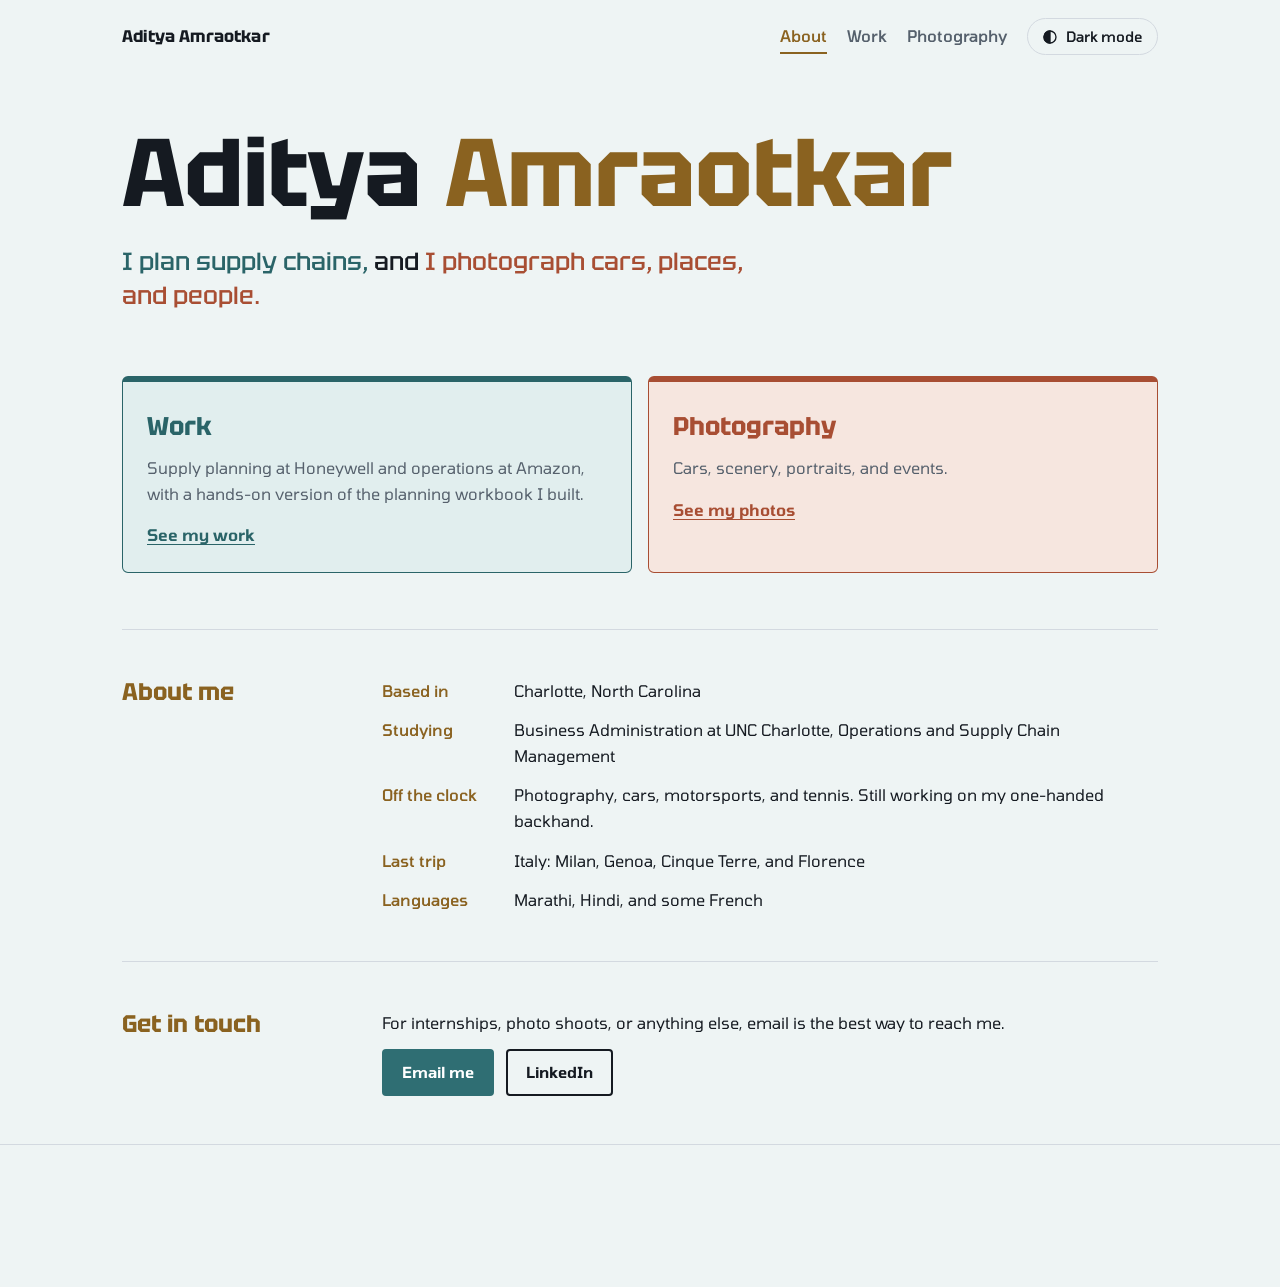
<file: index.html>
<!doctype html>
<html lang="en">
<head>
<meta charset="utf-8">
<meta name="viewport" content="width=device-width, initial-scale=1">
<title>Aditya Amraotkar</title>
<meta name="description" content="Aditya Amraotkar: supply planning student at UNC Charlotte and photographer.">
<script>
  try { var t = localStorage.getItem("theme"); if (t === "light" || t === "dark") document.documentElement.setAttribute("data-theme", t); } catch (e) {}
  if (window.IntersectionObserver && !window.matchMedia("(prefers-reduced-motion: reduce)").matches) {
    document.documentElement.classList.add("reveal-on");
    setTimeout(function () { if (!window.__reveal) document.documentElement.classList.remove("reveal-on"); }, 3000);
  }
</script>
<link rel="preconnect" href="https://fonts.googleapis.com">
<link rel="preconnect" href="https://fonts.gstatic.com" crossorigin>
<link href="https://fonts.googleapis.com/css2?family=Tektur:wght@500;700&family=Tomorrow:wght@400;500;600&display=swap" rel="stylesheet">
<link rel="stylesheet" href="styles.css">
</head>
<body class="page-home">
<div class="wrap site-nav">
  <a class="brand" href="/">Aditya Amraotkar</a>
  <nav aria-label="Main">
    <a class="n-home" href="/" aria-current="page">About</a>
    <a class="n-work" href="/work">Work</a>
    <a class="n-photo" href="/photography">Photography</a>
    <button type="button" class="theme-btn" id="theme-btn" aria-pressed="false">
      <svg viewBox="0 0 24 24" fill="none" stroke="currentColor" stroke-width="2" aria-hidden="true"><circle cx="12" cy="12" r="9"/><path d="M12 3a9 9 0 0 0 0 18z" fill="currentColor"/></svg>
      <span id="theme-label">Dark mode</span>
    </button>
  </nav>
</div>
<header class="home-hero">
  <div class="wrap">
    <h1>Aditya <span class="c-ochre">Amraotkar</span></h1>
    <p class="tagline"><span class="c-sea">I plan supply chains,</span> and <span class="c-terra">I photograph cars, places, and people.</span></p>
  </div>
</header>

<main class="wrap">
  <div class="doors">
    <a class="door" href="/work">
      <h2>Work</h2>
      <p>Supply planning at Honeywell and operations at Amazon, with a hands-on version of the planning workbook I built.</p>
      <span class="go">See my work</span>
    </a>
    <a class="door terra" href="/photography">
      <h2>Photography</h2>
      <p>Cars, scenery, portraits, and events.</p>
      <span class="go">See my photos</span>
    </a>
  </div>

  <section aria-labelledby="about">
    <div class="split">
      <h2 class="sec" id="about">About me</h2>
      <ul class="facts">
        <li><span class="k">Based in</span><span>Charlotte, North Carolina</span></li>
        <li><span class="k">Studying</span><span>Business Administration at UNC Charlotte, Operations and Supply Chain Management</span></li>
        <li><span class="k">Off the clock</span><span>Photography, cars, motorsports, and tennis. Still working on my one-handed backhand.</span></li>
        <li><span class="k">Last trip</span><span>Italy: Milan, Genoa, Cinque Terre, and Florence</span></li>
        <li><span class="k">Languages</span><span>Marathi, Hindi, and some French</span></li>
      </ul>
    </div>
  </section>

  <section aria-labelledby="contact">
    <div class="split">
      <h2 class="sec" id="contact">Get in touch</h2>
      <div class="prose">
        <p>For internships, photo shoots, or anything else, email is the best way to reach me.</p>
        <ul class="links"><li><a class="btn primary" href="mailto:aditya.amraotkar@gmail.com">Email me</a></li><li><a class="btn" href="https://www.linkedin.com/in/adityaamraotkar" target="_blank" rel="noopener">LinkedIn</a></li></ul>
      </div>
    </div>
  </section>
</main>
<footer>
  <div class="wrap"><p>Charlotte, NC. <a href="mailto:aditya.amraotkar@gmail.com">aditya.amraotkar@gmail.com</a>. <a href="https://www.linkedin.com/in/adityaamraotkar" target="_blank" rel="noopener">LinkedIn</a></p></div>
</footer>
<script src="theme.js"></script>
</body>
</html>
</file>
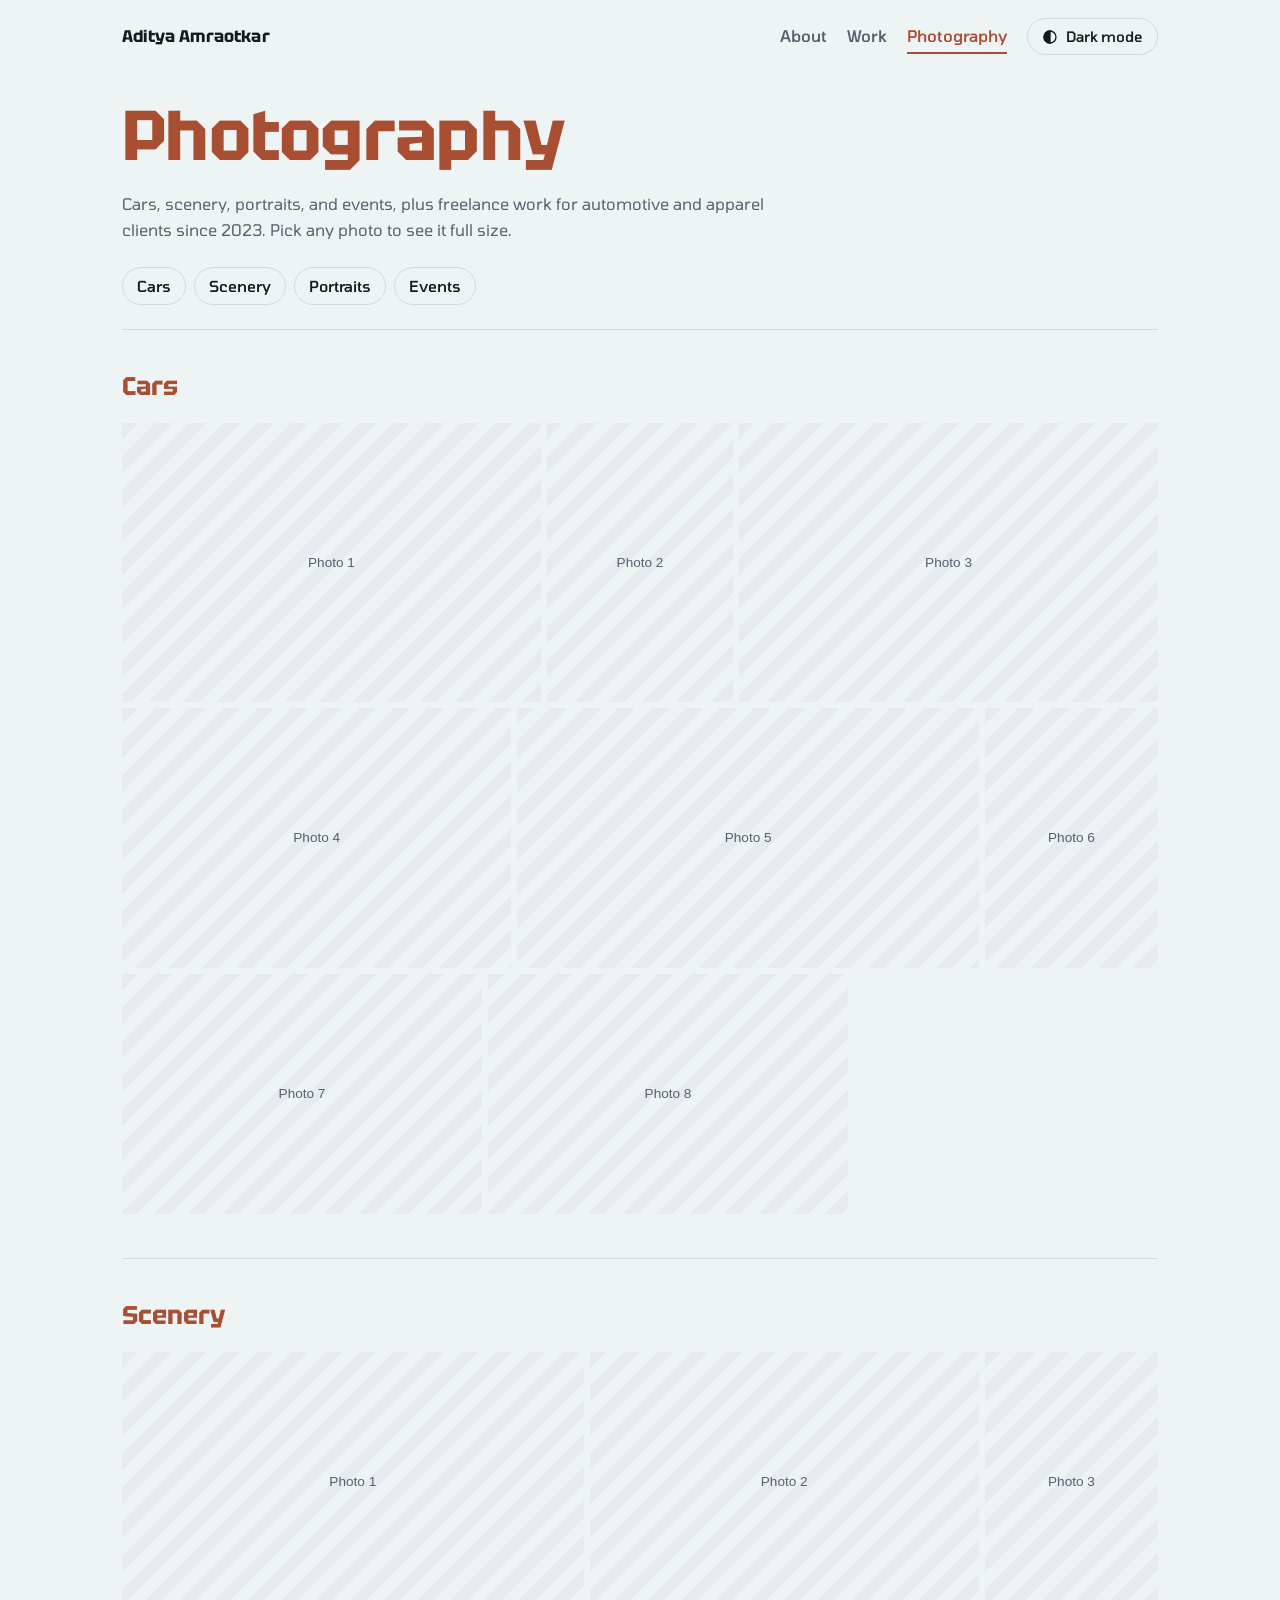
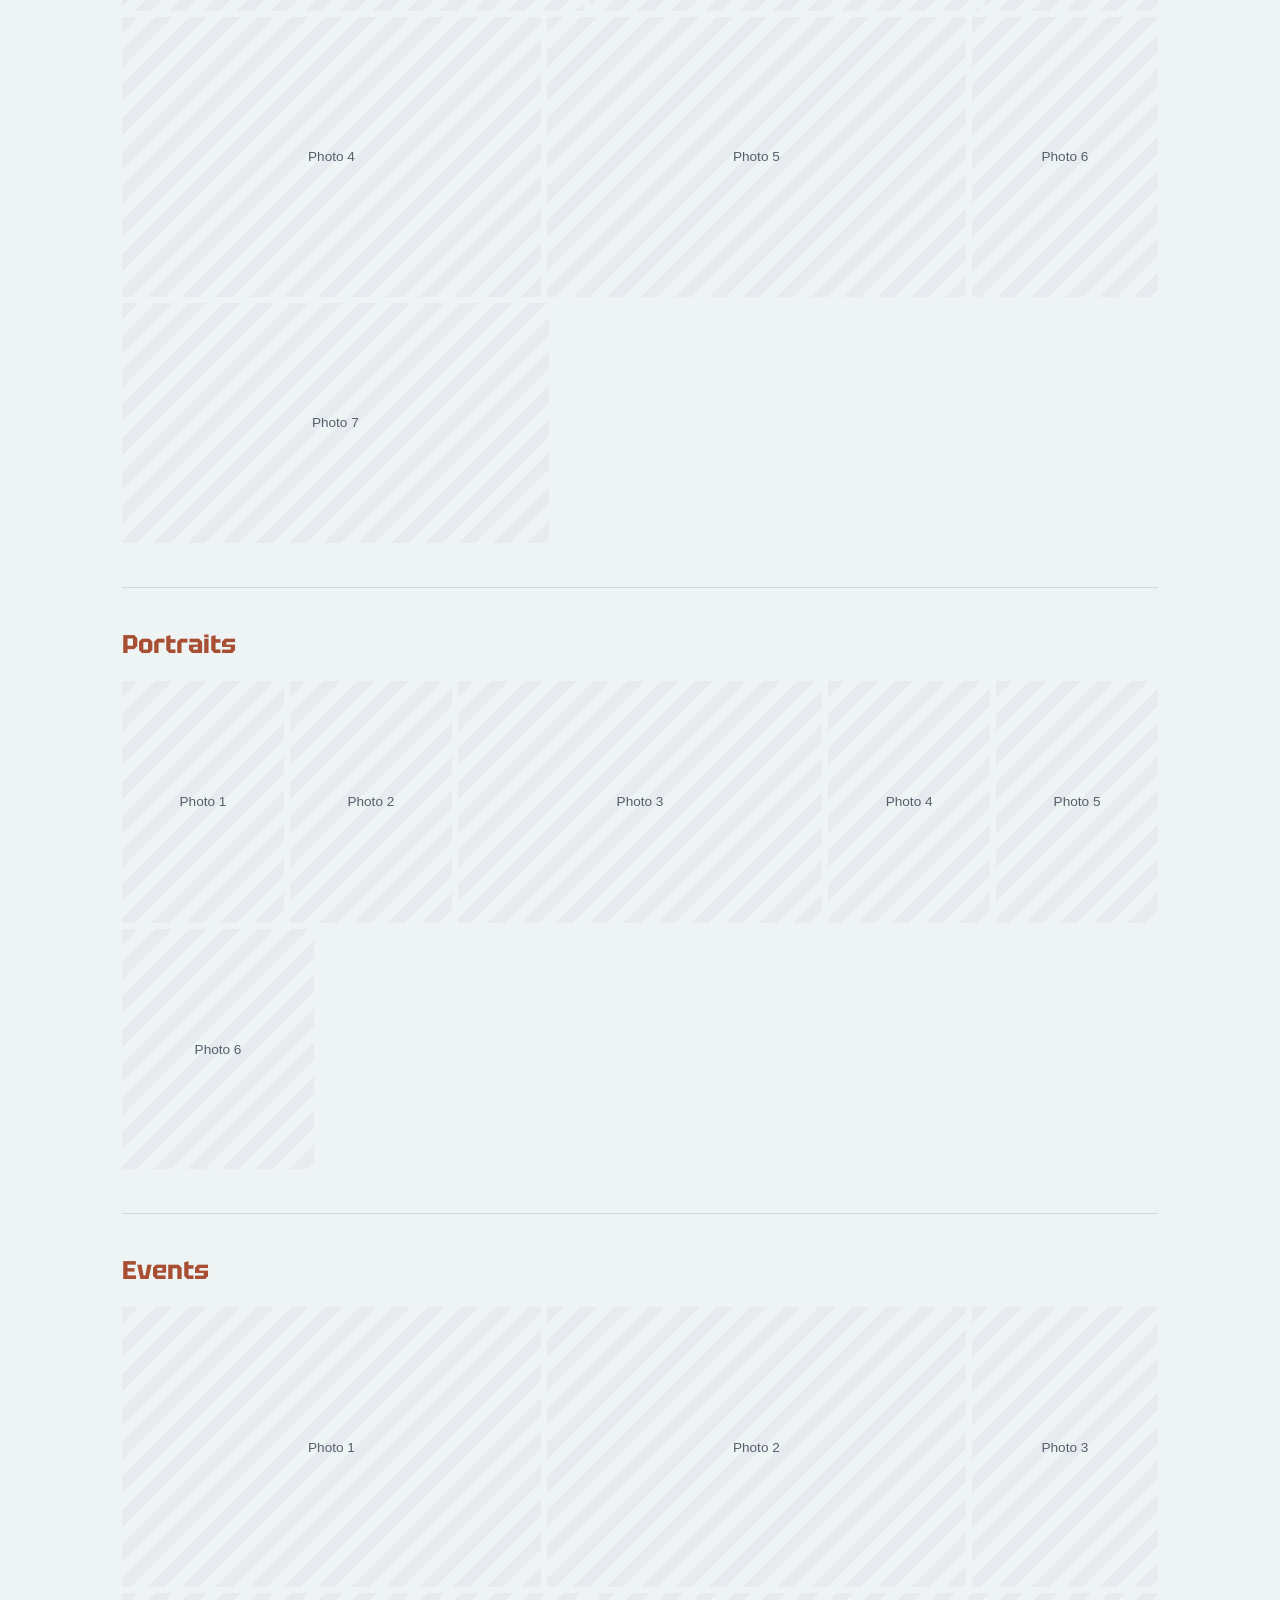
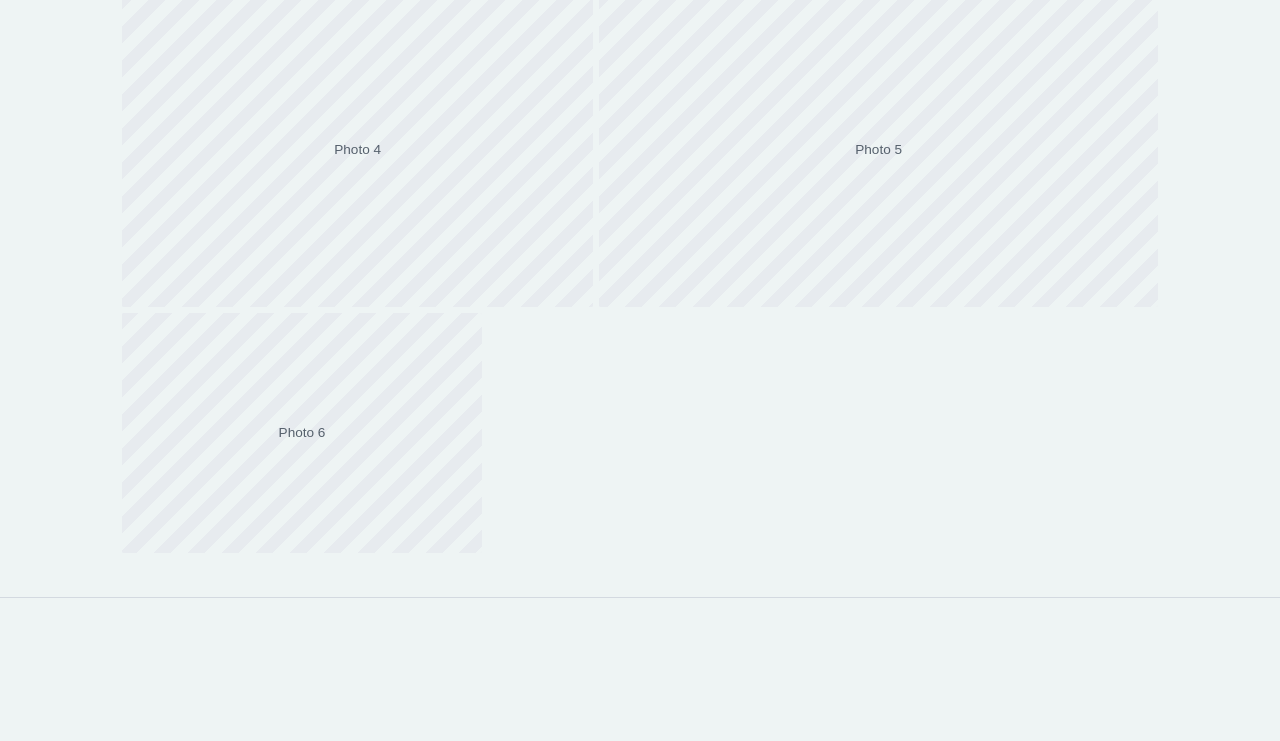
<file: photography.html>
<!doctype html>
<html lang="en">
<head>
<meta charset="utf-8">
<meta name="viewport" content="width=device-width, initial-scale=1">
<title>Aditya Amraotkar | Photography</title>
<meta name="description" content="Photography by Aditya Amraotkar: cars, scenery, portraits, and events.">
<script>
  try { var t = localStorage.getItem("theme"); if (t === "light" || t === "dark") document.documentElement.setAttribute("data-theme", t); } catch (e) {}
  if (window.IntersectionObserver && !window.matchMedia("(prefers-reduced-motion: reduce)").matches) {
    document.documentElement.classList.add("reveal-on");
    setTimeout(function () { if (!window.__reveal) document.documentElement.classList.remove("reveal-on"); }, 3000);
  }
</script>
<link rel="preconnect" href="https://fonts.googleapis.com">
<link rel="preconnect" href="https://fonts.gstatic.com" crossorigin>
<link href="https://fonts.googleapis.com/css2?family=Tektur:wght@500;700&family=Tomorrow:wght@400;500;600&display=swap" rel="stylesheet">
<link rel="stylesheet" href="styles.css">
</head>
<body class="page-photo">
<div class="wrap site-nav">
  <a class="brand" href="/">Aditya Amraotkar</a>
  <nav aria-label="Main">
    <a class="n-home" href="/">About</a>
    <a class="n-work" href="/work">Work</a>
    <a class="n-photo" href="/photography" aria-current="page">Photography</a>
    <button type="button" class="theme-btn" id="theme-btn" aria-pressed="false">
      <svg viewBox="0 0 24 24" fill="none" stroke="currentColor" stroke-width="2" aria-hidden="true"><circle cx="12" cy="12" r="9"/><path d="M12 3a9 9 0 0 0 0 18z" fill="currentColor"/></svg>
      <span id="theme-label">Dark mode</span>
    </button>
  </nav>
</div>
<header class="photo-hero">
  <div class="wrap">
    <h1 class="c-terra">Photography</h1>
    <p class="meta">Cars, scenery, portraits, and events, plus freelance work for automotive and apparel clients since 2023. Pick any photo to see it full size.</p>
    <ul class="chips" id="chips"></ul>
  </div>
</header>

<main class="wrap" id="galleries"></main>

<dialog class="lb" id="lb" aria-label="Photo viewer">
  <div class="lb-top">
    <span class="count" id="lb-count"></span>
    <button type="button" id="lb-close">Close</button>
  </div>
  <div class="lb-stage" id="lb-stage"></div>
  <div class="lb-bottom">
    <button type="button" id="lb-prev">Previous</button>
    <span class="cap" id="lb-cap"></span>
    <button type="button" id="lb-next">Next</button>
  </div>
</dialog>

<footer>
  <div class="wrap"><p>Charlotte, NC. <a href="mailto:aditya.amraotkar@gmail.com">aditya.amraotkar@gmail.com</a>. <a href="https://www.linkedin.com/in/adityaamraotkar" target="_blank" rel="noopener">LinkedIn</a></p></div>
</footer>
<script src="theme.js"></script>
<script>
/*
  HOW TO ADD PHOTOS
  1. Put exported JPEGs in photos/<gallery id>/ (for example photos/cars/01.jpg).
  2. Add one line per photo: { src: "photos/cars/01.jpg", w: 3, h: 2, alt: "What is in the photo" }
     w and h are the shape (3 by 2 for landscape, 2 by 3 for portrait, 1 by 1 for square).
  3. Paste a Lightroom share link into album to show a "Full album" link. Leave it "" to hide it.
  Photos with no src show as striped placeholders.
*/
var GALLERIES = [
  { id: "cars", title: "Cars", album: "", photos: placeholders([[3,2],[2,3],[3,2],[3,2],[16,9],[2,3],[3,2],[3,2]]) },
  { id: "scenery", title: "Scenery", album: "", photos: placeholders([[16,9],[3,2],[2,3],[3,2],[3,2],[2,3],[16,9]]) },
  { id: "portraits", title: "Portraits", album: "", photos: placeholders([[2,3],[2,3],[3,2],[2,3],[2,3],[4,5]]) },
  { id: "events", title: "Events", album: "", photos: placeholders([[3,2],[3,2],[2,3],[3,2],[16,9],[3,2]]) }
];

function placeholders(shapes) {
  return shapes.map(function (s) { return { src: "", w: s[0], h: s[1], alt: "" }; });
}

(function () {
  var main = document.getElementById("galleries"), chips = document.getElementById("chips");
  var flat = [];
  GALLERIES.forEach(function (g) {
    chips.insertAdjacentHTML("beforeend", "<li><a href='#" + g.id + "'>" + g.title + "</a></li>");
    var sec = document.createElement("section");
    sec.className = "gallery-sec"; sec.id = g.id; sec.setAttribute("aria-labelledby", g.id + "-h");
    var head = "<div class='gallery-head'><h2 id='" + g.id + "-h'>" + g.title + "</h2>" +
      (g.album ? "<p><a href='" + g.album + "' target='_blank' rel='noopener'>Full album on Lightroom</a></p>" : "") + "</div>";
    var grid = "<div class='gallery'>";
    g.photos.forEach(function (p, i) {
      var idx = flat.length, r = p.w / p.h;
      var label = p.alt || (g.title + ", photo " + (i + 1));
      flat.push({ p: p, g: g, n: i + 1, label: label });
      grid += "<button type='button' class='g-item' data-i='" + idx + "' aria-label='Open " + label + "' " +
        "style='--r:" + r.toFixed(4) + ";aspect-ratio:" + p.w + "/" + p.h + "'>" +
        (p.src ? "<img src='" + p.src + "' alt='" + (p.alt || "") + "' loading='lazy' decoding='async'>" : "<span class='ph'>Photo " + (i + 1) + "</span>") +
        "</button>";
    });
    sec.innerHTML = head + grid + "</div>";
    main.appendChild(sec);
  });

  var lb = document.getElementById("lb"), stage = document.getElementById("lb-stage");
  var cur = 0, opener = null;
  function show(i) {
    cur = (i + flat.length) % flat.length;
    var it = flat[cur];
    stage.innerHTML = it.p.src ? "<img src='" + it.p.src + "' alt='" + (it.p.alt || "") + "'>" : "<span class='ph' style='aspect-ratio:" + it.p.w + "/" + it.p.h + "'>" + it.g.title + ", photo " + it.n + "</span>";
    document.getElementById("lb-cap").textContent = it.p.alt || it.g.title;
    document.getElementById("lb-count").textContent = it.g.title + " " + it.n + " of " + it.g.photos.length;
    if (it.p.src) { [1, -1].forEach(function (d) { var n = flat[(cur + d + flat.length) % flat.length]; if (n.p.src) { var im = new Image(); im.src = n.p.src; } }); }
  }
  main.addEventListener("click", function (e) {
    var b = e.target.closest(".g-item"); if (!b) return;
    opener = b; show(+b.getAttribute("data-i")); lb.showModal();
  });
  document.getElementById("lb-prev").onclick = function () { show(cur - 1); };
  document.getElementById("lb-next").onclick = function () { show(cur + 1); };
  document.getElementById("lb-close").onclick = function () { lb.close(); };
  lb.addEventListener("close", function () { if (opener) opener.focus(); });
  lb.addEventListener("keydown", function (e) {
    if (e.key === "ArrowLeft") show(cur - 1);
    if (e.key === "ArrowRight") show(cur + 1);
  });
  var x0 = null;
  stage.addEventListener("pointerdown", function (e) { x0 = e.clientX; });
  stage.addEventListener("pointerup", function (e) {
    if (x0 === null) return; var dx = e.clientX - x0; x0 = null;
    if (Math.abs(dx) > 50) show(cur + (dx < 0 ? 1 : -1));
  });
})();
</script>
</body>
</html>
</file>
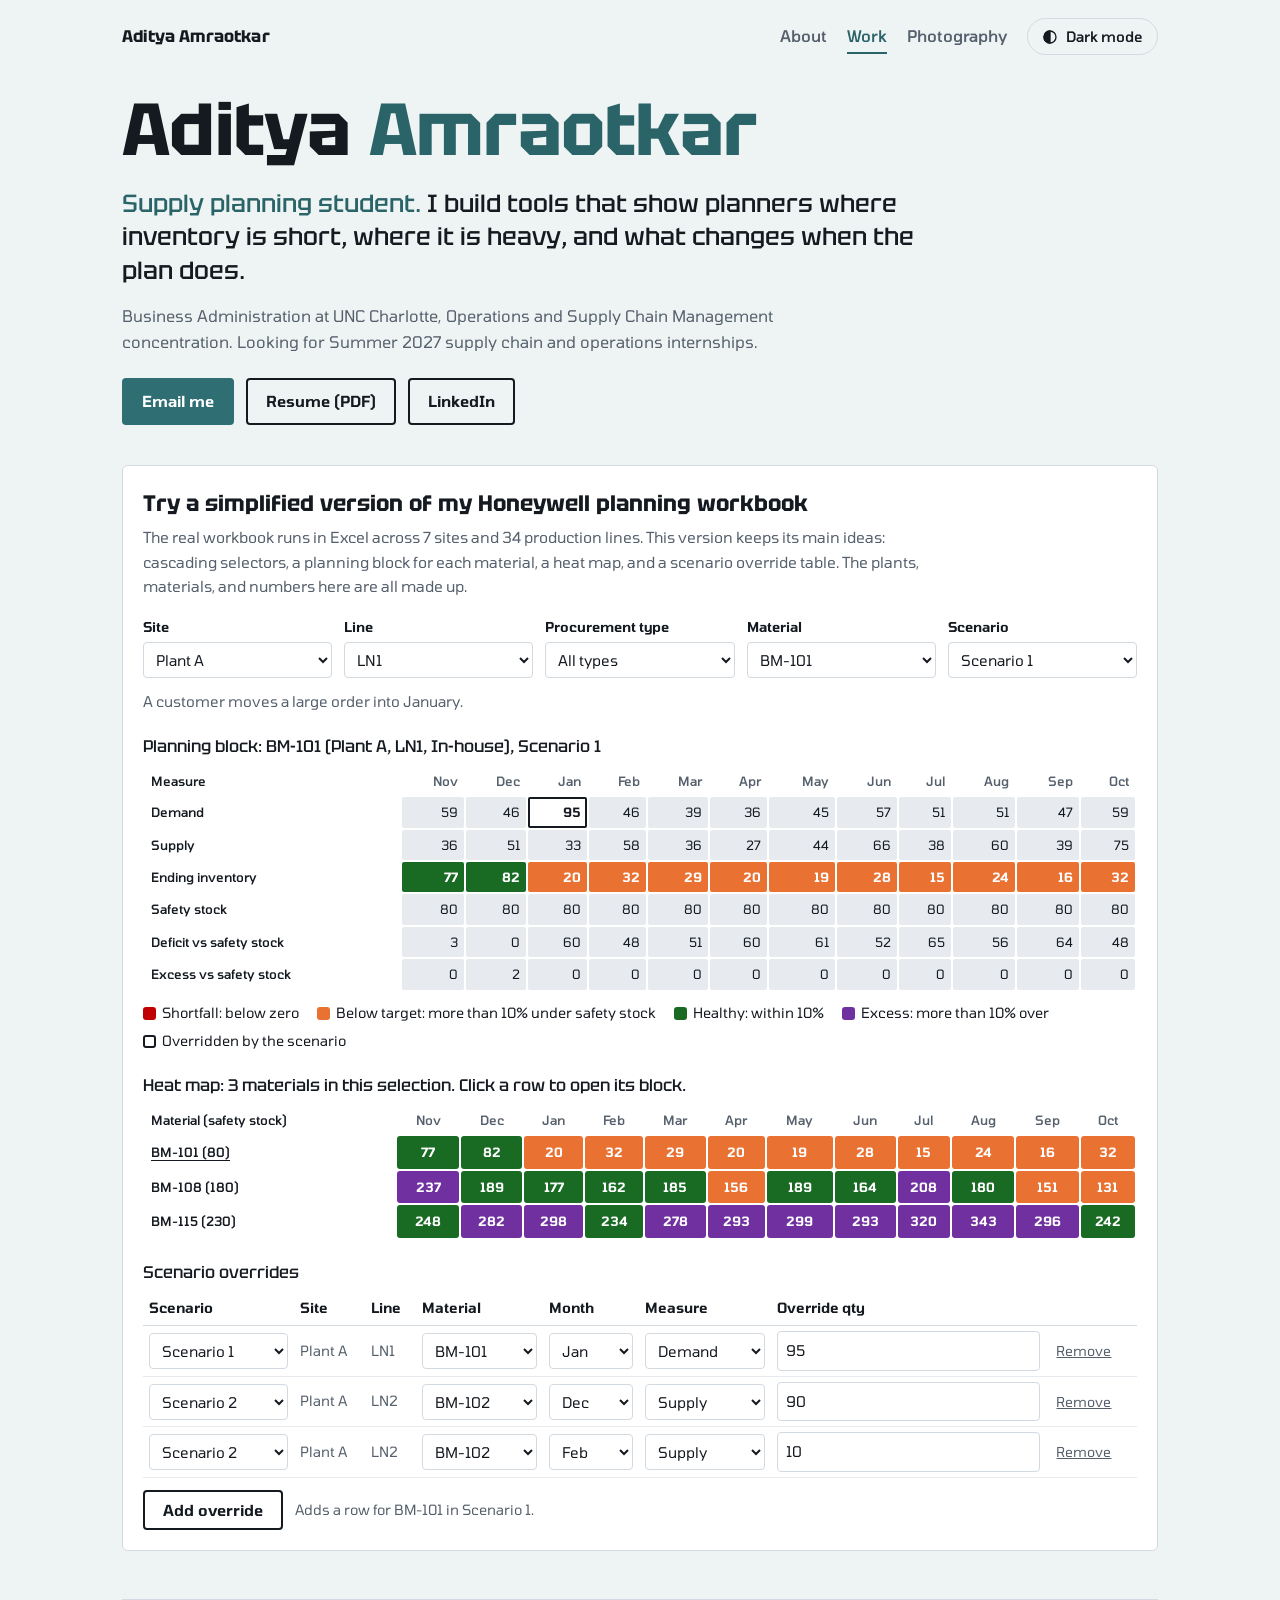
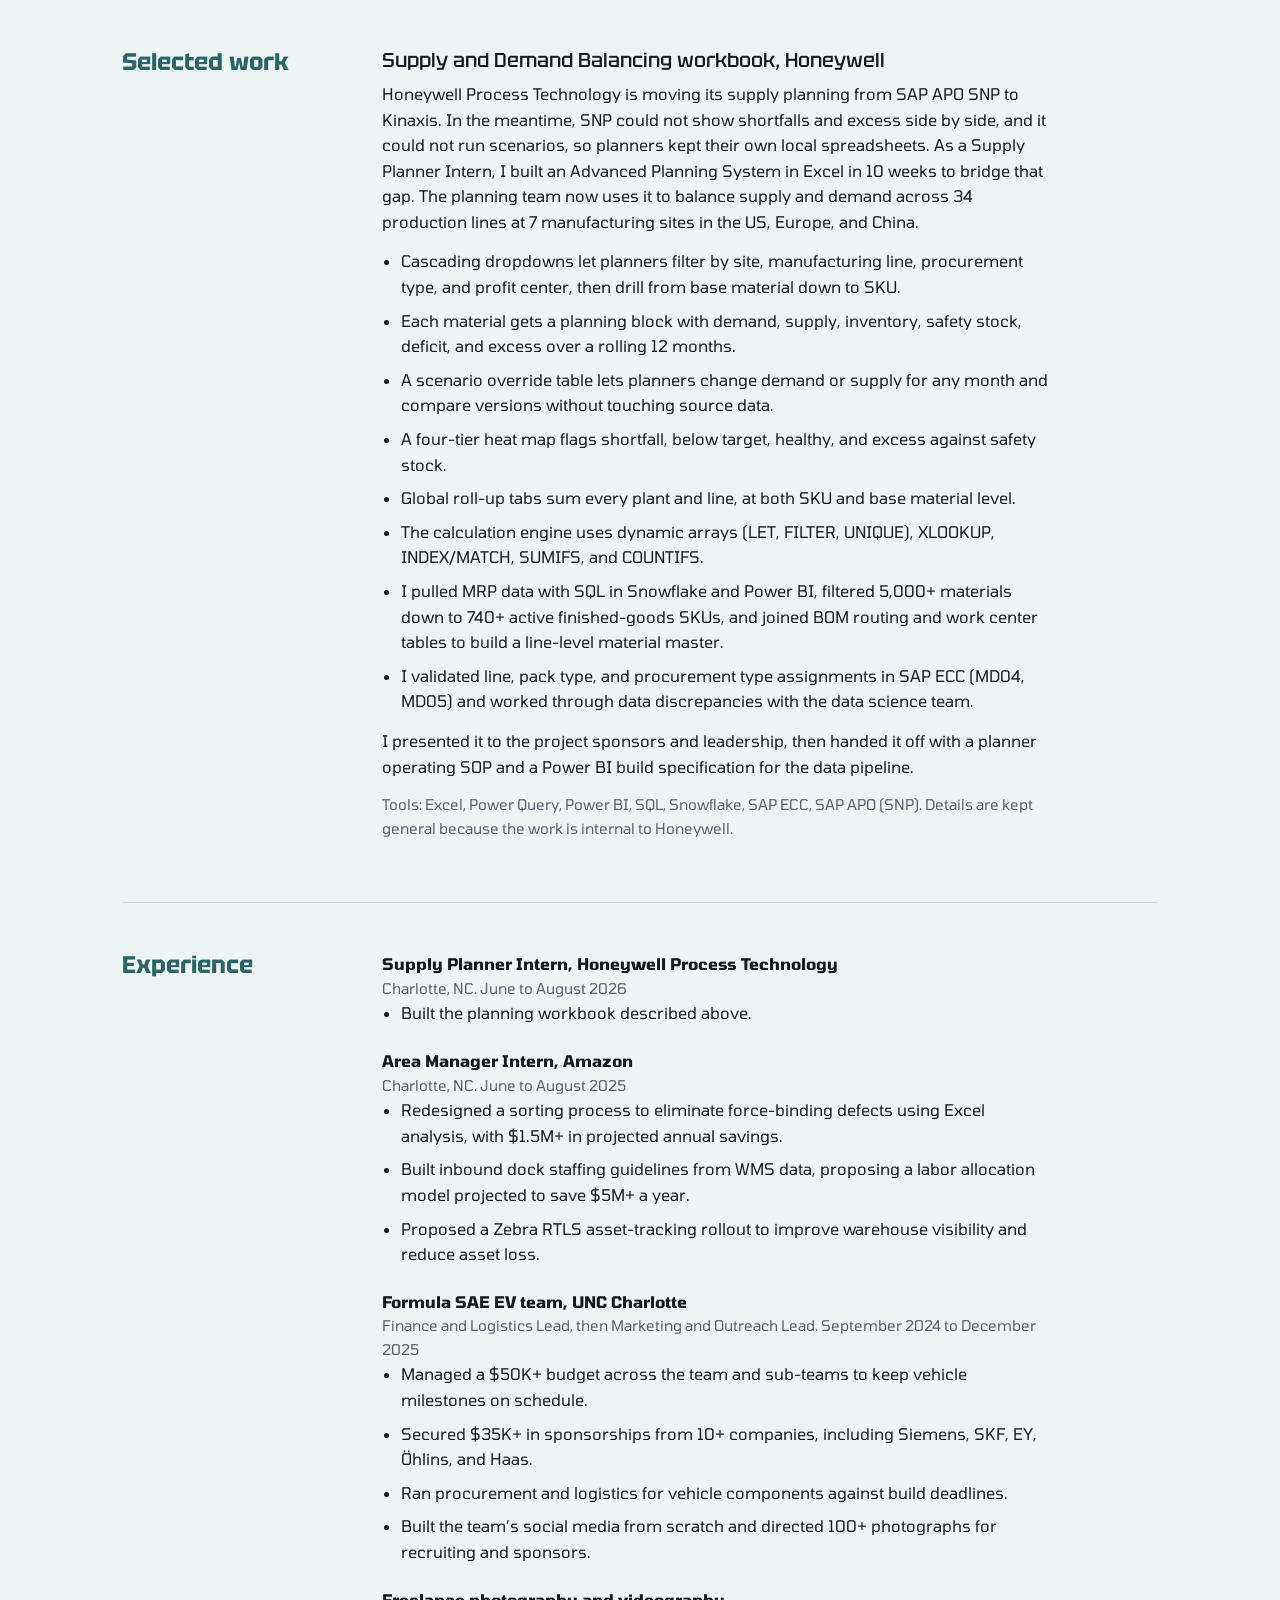
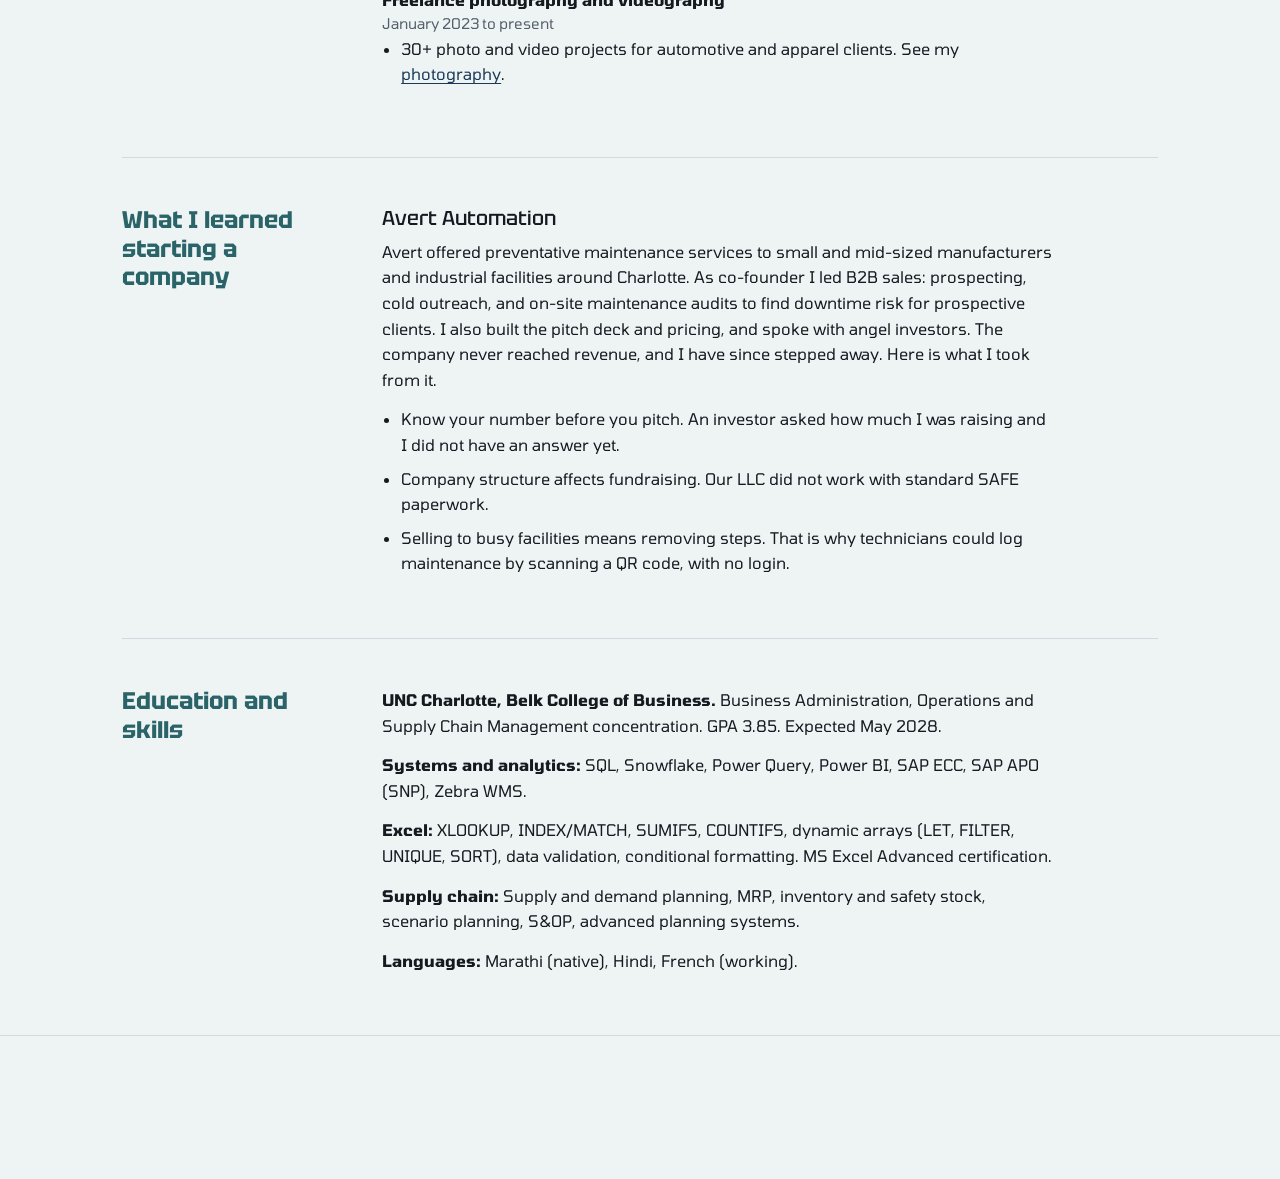
<file: work.html>
<!doctype html>
<html lang="en">
<head>
<meta charset="utf-8">
<meta name="viewport" content="width=device-width, initial-scale=1">
<title>Aditya Amraotkar | Work</title>
<meta name="description" content="Aditya Amraotkar, Operations and Supply Chain student at UNC Charlotte. Built a supply and demand balancing workbook at Honeywell. Seeking Summer 2027 internships.">
<script>
  try { var t = localStorage.getItem("theme"); if (t === "light" || t === "dark") document.documentElement.setAttribute("data-theme", t); } catch (e) {}
  if (window.IntersectionObserver && !window.matchMedia("(prefers-reduced-motion: reduce)").matches) {
    document.documentElement.classList.add("reveal-on");
    setTimeout(function () { if (!window.__reveal) document.documentElement.classList.remove("reveal-on"); }, 3000);
  }
</script>
<link rel="preconnect" href="https://fonts.googleapis.com">
<link rel="preconnect" href="https://fonts.gstatic.com" crossorigin>
<link href="https://fonts.googleapis.com/css2?family=Tektur:wght@500;700&family=Tomorrow:wght@400;500;600&display=swap" rel="stylesheet">
<link rel="stylesheet" href="styles.css">
</head>
<body class="page-work">

<div class="wrap site-nav">
  <a class="brand" href="/">Aditya Amraotkar</a>
  <nav aria-label="Main">
    <a class="n-home" href="/">About</a>
    <a class="n-work" href="/work" aria-current="page">Work</a>
    <a class="n-photo" href="/photography">Photography</a>
    <button type="button" class="theme-btn" id="theme-btn" aria-pressed="false">
      <svg viewBox="0 0 24 24" fill="none" stroke="currentColor" stroke-width="2" aria-hidden="true"><circle cx="12" cy="12" r="9"/><path d="M12 3a9 9 0 0 0 0 18z" fill="currentColor"/></svg>
      <span id="theme-label">Dark mode</span>
    </button>
  </nav>
</div>
<header class="hero">
  <div class="wrap">
    <h1>Aditya <span class="c-sea">Amraotkar</span></h1>
    <p class="tagline"><span class="c-sea">Supply planning student.</span> I build tools that show planners where inventory is short, where it is heavy, and what changes when the plan does.</p>
    <p class="meta">Business Administration at UNC Charlotte, Operations and Supply Chain Management concentration. Looking for Summer 2027 supply chain and operations internships.</p>
    <ul class="links">
      <li><a class="btn primary" href="mailto:aditya.amraotkar@gmail.com">Email me</a></li>
      <li><a class="btn" href="Aditya_Amraotkar_Resume.pdf" target="_blank" rel="noopener">Resume (PDF)</a></li>
      <li><a class="btn" href="https://www.linkedin.com/in/adityaamraotkar" target="_blank" rel="noopener">LinkedIn</a></li>
    </ul>
  </div>
</header>

<main class="wrap">

  <div class="planner" id="planner">
    <h2>Try a simplified version of my Honeywell planning workbook</h2>
    <p class="note">The real workbook runs in Excel across 7 sites and 34 production lines. This version keeps its main ideas: cascading selectors, a planning block for each material, a heat map, and a scenario override table. The plants, materials, and numbers here are all made up.</p>

    <div class="controls">
      <div><label for="f-site">Site</label><select id="f-site"></select></div>
      <div><label for="f-line">Line</label><select id="f-line"></select></div>
      <div><label for="f-proc">Procurement type</label><select id="f-proc"></select></div>
      <div><label for="f-mat">Material</label><select id="f-mat"></select></div>
      <div><label for="f-scen">Scenario</label><select id="f-scen"></select></div>
    </div>
    <p class="scenario-desc" id="scen-desc" aria-live="polite"></p>

    <h3 class="sub" id="block-title">Planning block</h3>
    <div class="scroller"><table class="block" id="block"></table></div>
    <ul class="legend" id="legend-block">
      <li><span class="sw t-short"></span>Shortfall: below zero</li>
      <li><span class="sw t-below"></span>Below target: more than 10% under safety stock</li>
      <li><span class="sw t-ok"></span>Healthy: within 10%</li>
      <li><span class="sw t-excess"></span>Excess: more than 10% over</li>
      <li><span class="sw ov"></span>Overridden by the scenario</li>
    </ul>

    <h3 class="sub" id="map-title">Heat map</h3>
    <div class="scroller"><table class="grid" id="grid"></table></div>

    <h3 class="sub">Scenario overrides</h3>
    <div class="scroller"><table class="ovr" id="ovr"></table></div>
    <div class="ovr-actions">
      <button type="button" class="btn" id="add-ov">Add override</button>
      <span class="hint" id="add-hint"></span>
    </div>
  </div>

  <section aria-labelledby="work">
    <div class="split">
      <h2 class="sec" id="work">Selected work</h2>
      <div class="prose">
        <h3>Supply and Demand Balancing workbook, Honeywell</h3>
        <p>Honeywell Process Technology is moving its supply planning from SAP APO SNP to Kinaxis. In the meantime, SNP could not show shortfalls and excess side by side, and it could not run scenarios, so planners kept their own local spreadsheets. As a Supply Planner Intern, I built an Advanced Planning System in Excel in 10 weeks to bridge that gap. The planning team now uses it to balance supply and demand across 34 production lines at 7 manufacturing sites in the US, Europe, and China.</p>
        <ul class="tight">
          <li>Cascading dropdowns let planners filter by site, manufacturing line, procurement type, and profit center, then drill from base material down to SKU.</li>
          <li>Each material gets a planning block with demand, supply, inventory, safety stock, deficit, and excess over a rolling 12 months.</li>
          <li>A scenario override table lets planners change demand or supply for any month and compare versions without touching source data.</li>
          <li>A four-tier heat map flags shortfall, below target, healthy, and excess against safety stock.</li>
          <li>Global roll-up tabs sum every plant and line, at both SKU and base material level.</li>
          <li>The calculation engine uses dynamic arrays (LET, FILTER, UNIQUE), XLOOKUP, INDEX/MATCH, SUMIFS, and COUNTIFS.</li>
          <li>I pulled MRP data with SQL in Snowflake and Power BI, filtered 5,000+ materials down to 740+ active finished-goods SKUs, and joined BOM routing and work center tables to build a line-level material master.</li>
          <li>I validated line, pack type, and procurement type assignments in SAP ECC (MD04, MD05) and worked through data discrepancies with the data science team.</li>
        </ul>
        <p>I presented it to the project sponsors and leadership, then handed it off with a planner operating SOP and a Power BI build specification for the data pipeline.</p>
        <p class="tools">Tools: Excel, Power Query, Power BI, SQL, Snowflake, SAP ECC, SAP APO (SNP). Details are kept general because the work is internal to Honeywell.</p>
      </div>
    </div>
  </section>

  <section aria-labelledby="exp">
    <div class="split">
      <h2 class="sec" id="exp">Experience</h2>
      <div class="prose">
        <div class="role"><p><strong>Supply Planner Intern, Honeywell Process Technology</strong></p><p class="when">Charlotte, NC. June to August 2026</p>
          <ul class="tight"><li>Built the planning workbook described above.</li></ul></div>
        <div class="role"><p><strong>Area Manager Intern, Amazon</strong></p><p class="when">Charlotte, NC. June to August 2025</p>
          <ul class="tight">
            <li>Redesigned a sorting process to eliminate force-binding defects using Excel analysis, with $1.5M+ in projected annual savings.</li>
            <li>Built inbound dock staffing guidelines from WMS data, proposing a labor allocation model projected to save $5M+ a year.</li>
            <li>Proposed a Zebra RTLS asset-tracking rollout to improve warehouse visibility and reduce asset loss.</li>
          </ul></div>
        <div class="role"><p><strong>Formula SAE EV team, UNC Charlotte</strong></p><p class="when">Finance and Logistics Lead, then Marketing and Outreach Lead. September 2024 to December 2025</p>
          <ul class="tight">
            <li>Managed a $50K+ budget across the team and sub-teams to keep vehicle milestones on schedule.</li>
            <li>Secured $35K+ in sponsorships from 10+ companies, including Siemens, SKF, EY, &Ouml;hlins, and Haas.</li>
            <li>Ran procurement and logistics for vehicle components against build deadlines.</li>
            <li>Built the team&rsquo;s social media from scratch and directed 100+ photographs for recruiting and sponsors.</li>
          </ul></div>
        <div class="role"><p><strong>Freelance photography and videography</strong></p><p class="when">January 2023 to present</p>
          <ul class="tight"><li>30+ photo and video projects for automotive and apparel clients. See my <a href="/photography">photography</a>.</li></ul></div>
      </div>
    </div>
  </section>

  <section aria-labelledby="avert">
    <div class="split">
      <h2 class="sec" id="avert">What I learned starting a company</h2>
      <div class="prose">
        <h3>Avert Automation</h3>
        <p>Avert offered preventative maintenance services to small and mid-sized manufacturers and industrial facilities around Charlotte. As co-founder I led B2B sales: prospecting, cold outreach, and on-site maintenance audits to find downtime risk for prospective clients. I also built the pitch deck and pricing, and spoke with angel investors. The company never reached revenue, and I have since stepped away. Here is what I took from it.</p>
        <ul class="tight">
          <li>Know your number before you pitch. An investor asked how much I was raising and I did not have an answer yet.</li>
          <li>Company structure affects fundraising. Our LLC did not work with standard SAFE paperwork.</li>
          <li>Selling to busy facilities means removing steps. That is why technicians could log maintenance by scanning a QR code, with no login.</li>
        </ul>
      </div>
    </div>
  </section>

  <section aria-labelledby="edu">
    <div class="split">
      <h2 class="sec" id="edu">Education and skills</h2>
      <div class="prose">
        <p><strong>UNC Charlotte, Belk College of Business.</strong> Business Administration, Operations and Supply Chain Management concentration. GPA 3.85. Expected May 2028.</p>
        <p><strong>Systems and analytics:</strong> SQL, Snowflake, Power Query, Power BI, SAP ECC, SAP APO (SNP), Zebra WMS.</p>
        <p><strong>Excel:</strong> XLOOKUP, INDEX/MATCH, SUMIFS, COUNTIFS, dynamic arrays (LET, FILTER, UNIQUE, SORT), data validation, conditional formatting. MS Excel Advanced certification.</p>
        <p><strong>Supply chain:</strong> Supply and demand planning, MRP, inventory and safety stock, scenario planning, S&amp;OP, advanced planning systems.</p>
        <p><strong>Languages:</strong> Marathi (native), Hindi, French (working).</p>
      </div>
    </div>
  </section>

</main>

<footer>
  <div class="wrap"><p>Charlotte, NC. <a href="mailto:aditya.amraotkar@gmail.com">aditya.amraotkar@gmail.com</a>. <a href="https://www.linkedin.com/in/adityaamraotkar" target="_blank" rel="noopener">LinkedIn</a></p></div>
</footer>

<script src="theme.js"></script>
<script>
/* MODEL-START */
var MONTHS = ["Nov", "Dec", "Jan", "Feb", "Mar", "Apr", "May", "Jun", "Jul", "Aug", "Sep", "Oct"];
var SITES = { "Plant A": ["LN1", "LN2", "LN3", "LN4"], "Plant B": ["LN1", "LN2"], "Plant C": ["LN1"] };
var SCENARIOS = {
  "Base plan": "The plan as loaded, with no overrides.",
  "Scenario 1": "A customer moves a large order into January.",
  "Scenario 2": "An extra production run is added in December, and February is cut back."
};

function rng(seed) {
  return function () {
    seed |= 0; seed = (seed + 0x6D2B79F5) | 0;
    var t = Math.imul(seed ^ (seed >>> 15), 1 | seed);
    t = (t + Math.imul(t ^ (t >>> 7), 61 | t)) ^ t;
    return ((t ^ (t >>> 14)) >>> 0) / 4294967296;
  };
}

function buildMaterials() {
  var rand = rng(20261023);
  var combos = [];
  Object.keys(SITES).forEach(function (s) { SITES[s].forEach(function (l) { combos.push([s, l]); }); });
  var mats = [];
  for (var i = 0; i < 16; i++) {
    var c = combos[i % combos.length];
    var ss = Math.round((60 + rand() * 180) / 10) * 10;
    var inv0 = ss * (0.85 + rand() * 0.5);
    var demand = [], supply = [], prev = inv0;
    for (var m = 0; m < 12; m++) {
      var d = ss * (0.4 + rand() * 0.35);
      var s = Math.max(0, d + (ss - prev) * 0.3 + (rand() - 0.5) * ss * 0.45);
      demand.push(Math.round(d)); supply.push(Math.round(s));
      prev = prev + s - d;
    }
    mats.push({
      id: "BM-" + (101 + i), site: c[0], line: c[1],
      proc: i % 4 === 3 ? "External" : "In-house",
      ss: ss, inv0: Math.round(inv0), demand: demand, supply: supply
    });
  }
  return mats;
}

function defaultOverrides(mats) {
  var a1 = mats.filter(function (m) { return m.site === "Plant A" && m.line === "LN1"; })[0];
  var a2 = mats.filter(function (m) { return m.site === "Plant A" && m.line === "LN2"; })[0];
  return [
    { scen: "Scenario 1", mat: a1.id, month: 2, measure: "Demand", qty: Math.round(a1.demand[2] * 2.5) },
    { scen: "Scenario 2", mat: a2.id, month: 1, measure: "Supply", qty: Math.round(a2.supply[1] + a2.ss * 0.8) },
    { scen: "Scenario 2", mat: a2.id, month: 3, measure: "Supply", qty: Math.round(a2.supply[3] * 0.3) }
  ];
}

function computeBlock(mat, scen, overrides) {
  var d = mat.demand.slice(), s = mat.supply.slice(), ovD = {}, ovS = {};
  if (scen !== "Base plan") {
    overrides.forEach(function (o) {
      if (o.scen !== scen || o.mat !== mat.id || !isFinite(o.qty)) return;
      if (o.measure === "Demand") { d[o.month] = o.qty; ovD[o.month] = true; }
      else { s[o.month] = o.qty; ovS[o.month] = true; }
    });
  }
  var inv = [], prev = mat.inv0;
  for (var m = 0; m < 12; m++) { prev = prev + s[m] - d[m]; inv.push(prev); }
  return {
    demand: d, supply: s, inv: inv, ss: mat.ss, ovD: ovD, ovS: ovS,
    deficit: inv.map(function (v) { return Math.max(0, mat.ss - v); }),
    excess: inv.map(function (v) { return Math.max(0, v - mat.ss); })
  };
}

function sumBlocks(blocks) {
  var out = { demand: [], supply: [], inv: [], deficit: [], excess: [], ss: 0, ovD: {}, ovS: {} };
  for (var m = 0; m < 12; m++) {
    ["demand", "supply", "inv", "deficit", "excess"].forEach(function (k) {
      out[k][m] = blocks.reduce(function (a, b) { return a + b[k][m]; }, 0);
    });
  }
  out.ss = blocks.reduce(function (a, b) { return a + b.ss; }, 0);
  blocks.forEach(function (b) {
    Object.keys(b.ovD).forEach(function (k) { out.ovD[k] = true; });
    Object.keys(b.ovS).forEach(function (k) { out.ovS[k] = true; });
  });
  return out;
}

function tier(balance, ss) {
  if (balance < 0) return "short";
  if (balance < 0.9 * ss) return "below";
  if (balance <= 1.1 * ss) return "ok";
  return "excess";
}
/* MODEL-END */

(function () {
  var mats = buildMaterials();
  var byId = {}; mats.forEach(function (m) { byId[m.id] = m; });
  var overrides = defaultOverrides(mats);
  var state = { site: "Plant A", line: "LN1", proc: "All", mat: overrides[0].mat, scen: "Scenario 1" };
  var TIER_LABEL = { short: "Shortfall", below: "Below target", ok: "Healthy", excess: "Excess" };
  var $ = function (id) { return document.getElementById(id); };

  function opts(sel, values, current, labels) {
    sel.innerHTML = values.map(function (v, i) {
      return "<option value='" + v + "'" + (v === current ? " selected" : "") + ">" + (labels ? labels[i] : v) + "</option>";
    }).join("");
  }

  function filtered() {
    return mats.filter(function (m) {
      return (state.site === "All" || m.site === state.site) &&
             (state.line === "All" || m.line === state.line) &&
             (state.proc === "All" || m.proc === state.proc);
    });
  }

  function syncSelectors() {
    opts($("f-site"), ["All"].concat(Object.keys(SITES)), state.site, ["All sites"].concat(Object.keys(SITES)));
    var lines = state.site === "All" ? [] : SITES[state.site];
    if (state.line !== "All" && lines.indexOf(state.line) < 0) state.line = "All";
    opts($("f-line"), ["All"].concat(lines), state.line, ["All lines"].concat(lines));
    $("f-line").disabled = state.site === "All";
    opts($("f-proc"), ["All", "In-house", "External"], state.proc, ["All types", "In-house", "External"]);
    var list = filtered();
    var ids = list.map(function (m) { return m.id; });
    if (state.mat !== "TOTAL" && ids.indexOf(state.mat) < 0) state.mat = ids.length ? ids[0] : "TOTAL";
    opts($("f-mat"), ["TOTAL"].concat(ids), state.mat, ["Total of " + list.length + " materials"].concat(ids));
    opts($("f-scen"), Object.keys(SCENARIOS), state.scen);
    $("scen-desc").textContent = SCENARIOS[state.scen];
  }

  function renderBlock() {
    var list = filtered();
    var b, title;
    if (state.mat === "TOTAL") {
      b = sumBlocks(list.map(function (m) { return computeBlock(m, state.scen, overrides); }));
      title = "Planning block: total of " + list.length + " materials";
    } else {
      var m = byId[state.mat];
      b = computeBlock(m, state.scen, overrides);
      title = "Planning block: " + m.id + " (" + m.site + ", " + m.line + ", " + m.proc + ")";
    }
    $("block-title").textContent = title + ", " + state.scen;
    var h = "<thead><tr><th class='rh' scope='col'>Measure</th>" + MONTHS.map(function (x) { return "<th scope='col'>" + x + "</th>"; }).join("") + "</tr></thead><tbody>";
    function row(label, vals, cls, mark) {
      var r = "<tr" + (cls ? " class='" + cls + "'" : "") + "><th class='rh' scope='row'>" + label + "</th>";
      vals.forEach(function (v, i) {
        var c = [];
        if (cls === "inv") c.push("t-" + tier(v, b.ss));
        if (mark && mark[i]) c.push("ov");
        r += "<td" + (c.length ? " class='" + c.join(" ") + "'" : "") + ">" + Math.round(v) + "</td>";
      });
      return r + "</tr>";
    }
    h += row("Demand", b.demand, "", b.ovD);
    h += row("Supply", b.supply, "", b.ovS);
    h += row("Ending inventory", b.inv, "inv");
    h += row("Safety stock", MONTHS.map(function () { return b.ss; }));
    h += row("Deficit vs safety stock", b.deficit);
    h += row("Excess vs safety stock", b.excess);
    $("block").innerHTML = h + "</tbody>";
  }

  function renderGrid() {
    var list = filtered();
    $("map-title").textContent = "Heat map: " + list.length + " materials in this selection. Click a row to open its block.";
    var h = "<thead><tr><th class='rh' scope='col'>Material (safety stock)</th>" + MONTHS.map(function (x) { return "<th scope='col' style='text-align:center'>" + x + "</th>"; }).join("") + "</tr></thead><tbody>";
    list.forEach(function (m) {
      var b = computeBlock(m, state.scen, overrides);
      h += "<tr class='pick" + (m.id === state.mat ? " sel" : "") + "' data-id='" + m.id + "'><th class='rh' scope='row'>" + m.id + " (" + m.ss + ")</th>";
      b.inv.forEach(function (v, i) {
        var t = tier(v, m.ss);
        var tip = m.id + ", " + MONTHS[i] + ": " + Math.round(v) + " against safety stock of " + m.ss + ". " + TIER_LABEL[t] + ".";
        h += "<td class='t-" + t + "' title='" + tip + "' aria-label='" + tip + "'>" + Math.round(v) + "</td>";
      });
      h += "</tr>";
    });
    if (!list.length) h += "<tr><td colspan='13' style='color:var(--muted)'>No materials match this selection. Change a filter above.</td></tr>";
    $("grid").innerHTML = h + "</tbody>";
  }

  function renderOverrides() {
    var scenNames = Object.keys(SCENARIOS).filter(function (s) { return s !== "Base plan"; });
    var h = "<thead><tr><th>Scenario</th><th>Site</th><th>Line</th><th>Material</th><th>Month</th><th>Measure</th><th>Override qty</th><th><span style='position:absolute;left:-9999px'>Remove</span></th></tr></thead><tbody>";
    overrides.forEach(function (o, i) {
      var m = byId[o.mat];
      h += "<tr data-i='" + i + "'>" +
        "<td><select data-k='scen' aria-label='Scenario'>" + scenNames.map(function (s) { return "<option" + (s === o.scen ? " selected" : "") + ">" + s + "</option>"; }).join("") + "</select></td>" +
        "<td class='ro'>" + m.site + "</td><td class='ro'>" + m.line + "</td>" +
        "<td><select data-k='mat' aria-label='Material'>" + mats.map(function (x) { return "<option" + (x.id === o.mat ? " selected" : "") + ">" + x.id + "</option>"; }).join("") + "</select></td>" +
        "<td><select data-k='month' aria-label='Month'>" + MONTHS.map(function (x, j) { return "<option value='" + j + "'" + (j === o.month ? " selected" : "") + ">" + x + "</option>"; }).join("") + "</select></td>" +
        "<td><select data-k='measure' aria-label='Measure'>" + ["Demand", "Supply"].map(function (x) { return "<option" + (x === o.measure ? " selected" : "") + ">" + x + "</option>"; }).join("") + "</select></td>" +
        "<td><input type='number' min='0' step='1' data-k='qty' aria-label='Override quantity' value='" + o.qty + "'></td>" +
        "<td><button type='button' class='rm' data-rm='" + i + "'>Remove</button></td></tr>";
    });
    if (!overrides.length) h += "<tr><td colspan='8' style='color:var(--muted)'>No overrides yet. Add one to build a scenario.</td></tr>";
    $("ovr").innerHTML = h + "</tbody>";
    var target = state.mat === "TOTAL" ? (filtered()[0] || mats[0]).id : state.mat;
    $("add-hint").textContent = "Adds a row for " + target + " in " + (state.scen === "Base plan" ? "Scenario 1" : state.scen) + ".";
  }

  function renderAll() { syncSelectors(); renderBlock(); renderGrid(); renderOverrides(); }
  function renderData() { renderBlock(); renderGrid(); }

  ["site", "line", "proc", "mat", "scen"].forEach(function (k) {
    $("f-" + k).addEventListener("change", function (e) { state[k] = e.target.value; renderAll(); });
  });

  $("grid").addEventListener("click", function (e) {
    var tr = e.target.closest("tr.pick");
    if (!tr) return;
    state.mat = tr.getAttribute("data-id");
    renderAll();
    $("block-title").scrollIntoView({ block: "nearest", behavior: matchMedia("(prefers-reduced-motion: reduce)").matches ? "auto" : "smooth" });
  });

  $("ovr").addEventListener("input", function (e) {
    var k = e.target.getAttribute("data-k");
    if (k !== "qty") return;
    var i = +e.target.closest("tr").getAttribute("data-i");
    overrides[i].qty = Math.max(0, Math.round(parseFloat(e.target.value)));
    renderData();
  });
  $("ovr").addEventListener("change", function (e) {
    var k = e.target.getAttribute("data-k");
    if (!k || k === "qty") return;
    var i = +e.target.closest("tr").getAttribute("data-i");
    overrides[i][k] = k === "month" ? +e.target.value : e.target.value;
    renderAll();
  });
  $("ovr").addEventListener("click", function (e) {
    var r = e.target.getAttribute("data-rm");
    if (r === null) return;
    overrides.splice(+r, 1);
    renderAll();
    $("add-ov").focus();
  });
  $("add-ov").addEventListener("click", function () {
    var target = state.mat === "TOTAL" ? (filtered()[0] || mats[0]).id : state.mat;
    if (state.scen === "Base plan") state.scen = "Scenario 1";
    overrides.push({ scen: state.scen, mat: target, month: 0, measure: "Demand", qty: byId[target].demand[0] });
    state.mat = target;
    renderAll();
    var inputs = $("ovr").querySelectorAll("input[data-k='qty']");
    if (inputs.length) inputs[inputs.length - 1].focus();
  });

  renderAll();
})();
</script>
</body>
</html>
</file>
<file: styles.css>
:root {
    --bg: #EEF4F4;
    --panel: #FFFFFF;
    --ink: #151A21;
    --muted: #55606C;
    --line: #D3D9E0;
    --soft: #E7EBEF;
    --link: #1B3A57;
    --short: #C00000;
    --below: #E97132;
    --ok: #196B24;
    --excess: #7030A0;
    --sea: #2F6E73; --terra: #B5573A; --ochre: #C8963E;
    --sea-text: #2A6468; --terra-text: #A84E33; --ochre-text: #8A6220;
    --sea-tint: #E1EEEE; --terra-tint: #F6E6DF;
    --on-ink: #FFFFFF;
    --on-link: #FFFFFF;
    --display: "Tektur", "Arial Narrow", Arial, sans-serif;
    --body: "Tomorrow", "Helvetica Neue", Arial, sans-serif;
    color-scheme: light;
  }
  @media (prefers-color-scheme: dark) {
    :root:not([data-theme="light"]) {
      --bg: #000000; --panel: #000000; --ink: #ECEFF3; --muted: #9AA4AF; --line: #2A2F36; --soft: #15181C;
      --link: #8DB8E0; --on-ink: #000000; --on-link: #000000; color-scheme: dark;
      --sea-text: #7FC3C7; --terra-text: #EE9F80; --ochre-text: #E6C077; --sea-tint: #000000; --terra-tint: #000000;
    }
  }
  :root[data-theme="dark"] {
    --bg: #000000; --panel: #000000; --ink: #ECEFF3; --muted: #9AA4AF; --line: #2A2F36; --soft: #15181C;
    --link: #8DB8E0; --on-ink: #000000; --on-link: #000000; color-scheme: dark;
    --sea-text: #7FC3C7; --terra-text: #EE9F80; --ochre-text: #E6C077; --sea-tint: #000000; --terra-tint: #000000;
  }
  .topbar { display: flex; justify-content: flex-end; padding-top: 16px; }
  .theme-btn { display: inline-flex; align-items: center; gap: 8px; font: inherit; font-size: 0.9rem; font-weight: 500; color: var(--ink); background: transparent; border: 1.5px solid var(--line); border-radius: 999px; padding: 6px 14px; cursor: pointer; }
  .theme-btn:hover { border-color: var(--ink); }
  .theme-btn svg { width: 16px; height: 16px; }
  * { box-sizing: border-box; }
  html { -webkit-text-size-adjust: 100%; background: var(--bg); }
  body { margin: 0; background: var(--bg); color: var(--ink); font-family: var(--body); font-size: 1rem; line-height: 1.6; }
  a { color: var(--link); text-underline-offset: 3px; }
  a:hover { color: var(--ink); }
  :focus-visible { outline: 3px solid var(--link); outline-offset: 2px; }
  .wrap { max-width: 1100px; margin: 0 auto; padding: 0 16px; }
  @media (min-width: 700px) { .wrap { padding: 0 32px; } }

  header.hero { padding: 32px 0 40px; }
  h1 { font-family: var(--display); font-weight: 700; font-size: clamp(2.4rem, 7vw, 4.6rem); line-height: 1; letter-spacing: -0.01em; margin: 0 0 20px; }
  .tagline { font-family: var(--display); font-weight: 500; font-size: clamp(1.15rem, 2.4vw, 1.55rem); line-height: 1.35; max-width: 32em; margin: 0 0 16px; }
  .meta { color: var(--muted); max-width: 42em; margin: 0 0 24px; }
  .links { display: flex; flex-wrap: wrap; gap: 12px; margin: 0; padding: 0; list-style: none; }
  .btn { display: inline-block; padding: 9px 18px; border: 2px solid var(--ink); border-radius: 4px; text-decoration: none; color: var(--ink); font-weight: 600; font-family: var(--body); font-size: 0.95rem; background: transparent; cursor: pointer; }
  .btn.primary { background: var(--ink); color: var(--on-ink); }
  .btn:hover { background: var(--link); border-color: var(--link); color: var(--on-link); }

  /* Planner demo */
  .planner { background: var(--panel); border: 1px solid var(--line); border-radius: 6px; padding: 20px; margin-bottom: 48px; }
  .planner h2 { font-family: var(--display); font-size: 1.4rem; margin: 0 0 4px; }
  .planner .note { color: var(--muted); font-size: 0.95rem; margin: 0 0 18px; max-width: 52em; }
  .controls { display: grid; gap: 12px; grid-template-columns: repeat(2, minmax(0, 1fr)); margin-bottom: 20px; }
  @media (min-width: 900px) { .controls { grid-template-columns: repeat(5, minmax(0, 1fr)); } }
  .controls label { display: block; font-size: 0.85rem; font-weight: 600; margin-bottom: 4px; }
  select, input[type="number"] {
    font: inherit; font-size: 0.92rem; color: var(--ink); background: var(--panel);
    border: 1.5px solid var(--line); border-radius: 4px; padding: 7px 8px; width: 100%;
  }
  select:disabled { background: var(--soft); color: var(--muted); }
  .scenario-desc { font-size: 0.92rem; color: var(--muted); margin: -8px 0 16px; min-height: 1.5em; }
  h3.sub { font-family: var(--display); font-size: 1.05rem; font-weight: 500; margin: 22px 0 8px; }
  .scroller { overflow-x: auto; }
  table.block, table.grid { border-collapse: separate; border-spacing: 2px; width: 100%; min-width: 720px; font-size: 0.8rem; font-variant-numeric: tabular-nums; }
  table.block th, table.grid th { font-weight: 500; color: var(--muted); text-align: right; padding: 4px 6px; }
  table.block th.rh, table.grid th.rh { text-align: left; color: var(--ink); white-space: nowrap; }
  table.block td { text-align: right; padding: 5px 6px; background: var(--soft); border-radius: 2px; }
  table.block tr.inv td { color: #fff; font-weight: 600; }
  table.block td.ov { box-shadow: inset 0 0 0 2px var(--ink); background: var(--panel); font-weight: 600; }
  table.grid td { text-align: center; color: #fff; font-weight: 600; padding: 6px 0; border-radius: 3px; }
  table.grid tr.pick { cursor: pointer; }
  table.grid tr.sel th.rh { text-decoration: underline; text-underline-offset: 3px; }
  .t-short { background: var(--short) !important; }
  .t-below { background: var(--below) !important; }
  .t-ok { background: var(--ok) !important; }
  .t-excess { background: var(--excess) !important; }
  .legend { display: flex; flex-wrap: wrap; gap: 6px 18px; margin: 10px 0 0; padding: 0; list-style: none; font-size: 0.88rem; }
  .legend li { display: flex; align-items: center; gap: 6px; }
  .sw { width: 13px; height: 13px; border-radius: 3px; display: inline-block; }
  .sw.ov { background: var(--panel); box-shadow: inset 0 0 0 2px var(--ink); }
  table.ovr { border-collapse: collapse; width: 100%; min-width: 720px; font-size: 0.88rem; }
  table.ovr th { text-align: left; font-weight: 600; padding: 6px; border-bottom: 1.5px solid var(--line); }
  table.ovr td { padding: 5px 6px; border-bottom: 1px solid var(--soft); }
  table.ovr td.ro { color: var(--muted); white-space: nowrap; }
  .rm { font: inherit; font-size: 0.85rem; background: none; border: 0; color: var(--muted); cursor: pointer; text-decoration: underline; padding: 4px; }
  .ovr-actions { margin-top: 12px; display: flex; flex-wrap: wrap; gap: 12px; align-items: center; }
  .ovr-actions .hint { color: var(--muted); font-size: 0.88rem; }

  section { border-top: 1px solid var(--line); padding: 48px 0; }
  .split { display: grid; gap: 16px; }
  @media (min-width: 800px) { .split { grid-template-columns: 220px 1fr; gap: 40px; } }
  h2.sec { font-family: var(--display); font-weight: 700; font-size: 1.5rem; line-height: 1.2; margin: 0; }
  h3 { font-family: var(--display); font-weight: 500; font-size: 1.25rem; line-height: 1.25; margin: 0 0 8px; }
  .prose { max-width: 42em; }
  .prose p { margin: 0 0 14px; }
  ul.tight { margin: 0 0 14px; padding-left: 1.2em; }
  ul.tight li { margin-bottom: 8px; }
  .tools { color: var(--muted); font-size: 0.92rem; }
  .role { margin-bottom: 22px; }
  .role p { margin: 0; }
  .role .when { color: var(--muted); font-size: 0.92rem; }
  footer { border-top: 1px solid var(--line); padding: 32px 0 56px; color: var(--muted); font-size: 0.95rem; }

/* Site navigation */
.site-nav { display: flex; flex-wrap: wrap; align-items: center; justify-content: space-between; gap: 12px 24px; padding-top: 18px; padding-bottom: 6px; }
.brand { font-family: var(--display); font-weight: 700; font-size: 1.05rem; color: var(--ink); text-decoration: none; letter-spacing: 0.01em; }
.site-nav nav { display: flex; flex-wrap: wrap; align-items: center; gap: 6px 20px; }
.site-nav nav a { color: var(--muted); text-decoration: none; font-weight: 500; padding: 4px 0; border-bottom: 2px solid transparent; }
.site-nav nav a:hover { color: var(--ink); }
.site-nav nav a[aria-current="page"] { color: var(--ink); border-bottom-color: var(--ink); }

/* Home */
.home-hero { padding: 64px 0 48px; }
.home-hero h1 { font-size: clamp(2.8rem, 9vw, 6rem); margin-bottom: 24px; }
.home-hero .tagline { max-width: 26em; }
.doors { display: grid; gap: 16px; margin: 0 0 56px; }
@media (min-width: 760px) { .doors { grid-template-columns: 1fr 1fr; } }
.door { --c: var(--sea); --ct: var(--sea-text); --tint: var(--sea-tint); display: block; border: 1.5px solid var(--ct); border-top-width: 6px; border-radius: 6px; padding: 24px; text-decoration: none; color: var(--ink); background: var(--tint); }
.door.terra { --c: var(--terra); --ct: var(--terra-text); --tint: var(--terra-tint); }
@media (prefers-reduced-motion: no-preference) { .door, .door * { transition: background-color .25s, color .25s, border-color .25s; } }
.door h2 { font-family: var(--display); font-weight: 700; font-size: 1.6rem; margin: 0 0 8px; color: var(--ct); }
.door p { margin: 0 0 16px; color: var(--muted); max-width: 30em; }
.door .go { font-weight: 600; color: var(--ct); text-decoration: underline; text-underline-offset: 3px; }
.door:hover, .door:focus-visible { background: var(--c); border-color: var(--c); color: #fff; }
.door:hover h2, .door:hover p, .door:hover .go, .door:focus-visible h2, .door:focus-visible p, .door:focus-visible .go { color: #fff; }

/* Color accents from the Vernazza palette: sea = work, terracotta = photography, ochre = about */
.c-sea { color: var(--sea-text); }
.c-terra { color: var(--terra-text); }
.c-ochre { color: var(--ochre-text); }
.page-work h2.sec { color: var(--sea-text); }
.page-work .btn.primary, .page-home .btn.primary { background: var(--sea); border-color: var(--sea); color: #fff; }
.page-photo .gallery-head h2 { color: var(--terra-text); }
.page-photo .chips a:hover { border-color: var(--terra-text); color: var(--terra-text); }
.page-home h2.sec { color: var(--ochre-text); }
.site-nav nav a.n-work[aria-current="page"], .site-nav nav a.n-work:hover { color: var(--sea-text); border-bottom-color: var(--sea-text); }
.site-nav nav a.n-photo[aria-current="page"], .site-nav nav a.n-photo:hover { color: var(--terra-text); border-bottom-color: var(--terra-text); }
.site-nav nav a.n-home[aria-current="page"], .site-nav nav a.n-home:hover { color: var(--ochre-text); border-bottom-color: var(--ochre-text); }
.facts .k { color: var(--ochre-text); font-weight: 500; }
.facts { list-style: none; margin: 0; padding: 0; display: grid; gap: 14px; }
.facts li { display: grid; grid-template-columns: 7.5em 1fr; gap: 12px; }

/* Photography */
.photo-hero { padding: 40px 0 24px; }
.photo-hero h1 { font-size: clamp(2.4rem, 7vw, 4.4rem); }
.chips { display: flex; flex-wrap: wrap; gap: 8px; margin: 0; padding: 0; list-style: none; }
.chips a { display: inline-block; padding: 6px 14px; border: 1.5px solid var(--line); border-radius: 999px; color: var(--ink); text-decoration: none; font-weight: 500; font-size: 0.95rem; }
.chips a:hover { border-color: var(--ink); }
.gallery-sec { border-top: 1px solid var(--line); padding: 36px 0 44px; }
.gallery-head { display: flex; flex-wrap: wrap; align-items: baseline; justify-content: space-between; gap: 8px 24px; margin-bottom: 16px; }
.gallery-head h2 { font-family: var(--display); font-weight: 700; font-size: 1.6rem; margin: 0; }
.gallery-head p { margin: 0; color: var(--muted); }
.gallery { display: flex; flex-wrap: wrap; gap: 6px; --rowh: 130px; }
@media (min-width: 700px) { .gallery { --rowh: 240px; } }
.gallery::after { content: ""; flex-grow: 999999; }
.g-item { flex: var(--r) 1 calc(var(--r) * var(--rowh)); max-width: 100%; position: relative; padding: 0; border: 0; background: var(--soft); cursor: zoom-in; overflow: hidden; border-radius: 2px; }
.g-item img, .g-item .ph { position: absolute; inset: 0; width: 100%; height: 100%; object-fit: cover; display: block; }
.ph { display: flex !important; align-items: center; justify-content: center; color: var(--muted); font-size: 0.85rem; background: repeating-linear-gradient(135deg, var(--soft) 0 12px, var(--bg) 12px 24px); }
@media (prefers-reduced-motion: no-preference) { .g-item img { transition: opacity .2s; } .g-item:hover img { opacity: .88; } }

dialog.lb { border: 0; padding: 0; margin: 0; width: 100vw; height: 100vh; max-width: none; max-height: none; background: #000; color: #ECEFF3; }
dialog.lb::backdrop { background: #000; }
.lb-stage { position: absolute; inset: 56px 0 64px; display: flex; align-items: center; justify-content: center; padding: 0 12px; touch-action: pan-y; }
.lb-stage img { max-width: 100%; max-height: 100%; object-fit: contain; }
.lb-stage .ph { position: static; width: min(90vw, 900px); aspect-ratio: 3 / 2; max-height: 100%; background: repeating-linear-gradient(135deg, #15181C 0 12px, #000 12px 24px); color: #9AA4AF; }
.lb-top, .lb-bottom { position: absolute; left: 0; right: 0; display: flex; align-items: center; justify-content: space-between; gap: 12px; padding: 12px 16px; }
.lb-top { top: 0; } .lb-bottom { bottom: 0; }
.lb button { font: inherit; font-weight: 500; color: #ECEFF3; background: transparent; border: 1.5px solid #2A2F36; border-radius: 999px; padding: 7px 16px; cursor: pointer; }
.lb button:hover { border-color: #ECEFF3; }
.lb .count { color: #9AA4AF; font-variant-numeric: tabular-nums; }
.lb .cap { color: #ECEFF3; font-size: 0.95rem; text-align: center; flex: 1; }
.lb :focus-visible { outline-color: #8DB8E0; }

/* Load-in animation: elements fade up in sequence as they come into view */
.reveal-on .rv { opacity: 0; transform: translateY(28px); }
.reveal-on .rv.in { opacity: 1; transform: none; transition: opacity .7s cubic-bezier(.2,.7,.2,1) var(--d, 0ms), transform .9s cubic-bezier(.2,.7,.2,1) var(--d, 0ms); }
</file>
